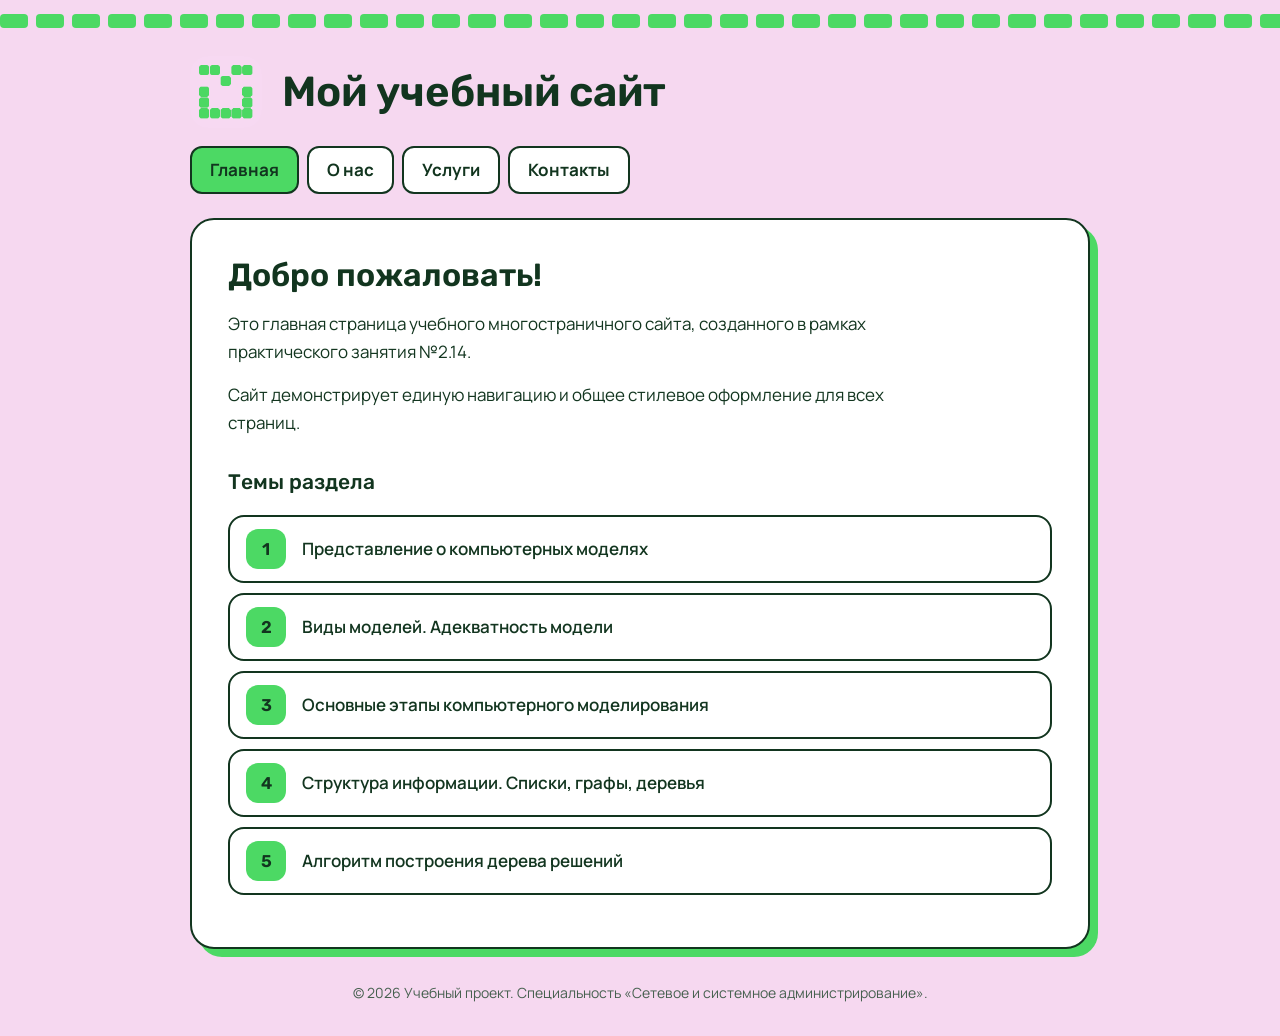
<file: index.html>
<!DOCTYPE html>
<html lang="ru">
<head>
    <meta charset="UTF-8">
    <meta name="viewport" content="width=device-width, initial-scale=1.0">
    <title>Главная — Мой учебный сайт</title>
    <link rel="stylesheet" href="style.css">
</head>
<body>
    <header>
        <img src="logo.png" alt="Логотип" width="60">
        <h1>Мой учебный сайт</h1>
    </header>
    <nav>
        <a href="index.html" class="active">Главная</a>
        <a href="about.html">О нас</a>
        <a href="services.html">Услуги</a>
        <a href="contacts.html">Контакты</a>
    </nav>
    <main>
        <h2>Добро пожаловать!</h2>
        <p>Это главная страница учебного многостраничного сайта, созданного в рамках практического занятия №2.14.</p>
        <p>Сайт демонстрирует единую навигацию и общее стилевое оформление для всех страниц.</p>
        <h3>Темы раздела</h3>
        <ol>
            <li><a href="topic1.html">Представление о компьютерных моделях</a></li>
            <li><a href="topic2.html">Виды моделей. Адекватность модели</a></li>
            <li><a href="topic3.html">Основные этапы компьютерного моделирования</a></li>
            <li><a href="topic4.html">Структура информации. Списки, графы, деревья</a></li>
            <li><a href="topic5.html">Алгоритм построения дерева решений</a></li>
        </ol>
    </main>
    <footer>
        <p>&copy; 2026 Учебный проект. Специальность «Сетевое и системное администрирование».</p>
    </footer>
</body>
</html>
</file>
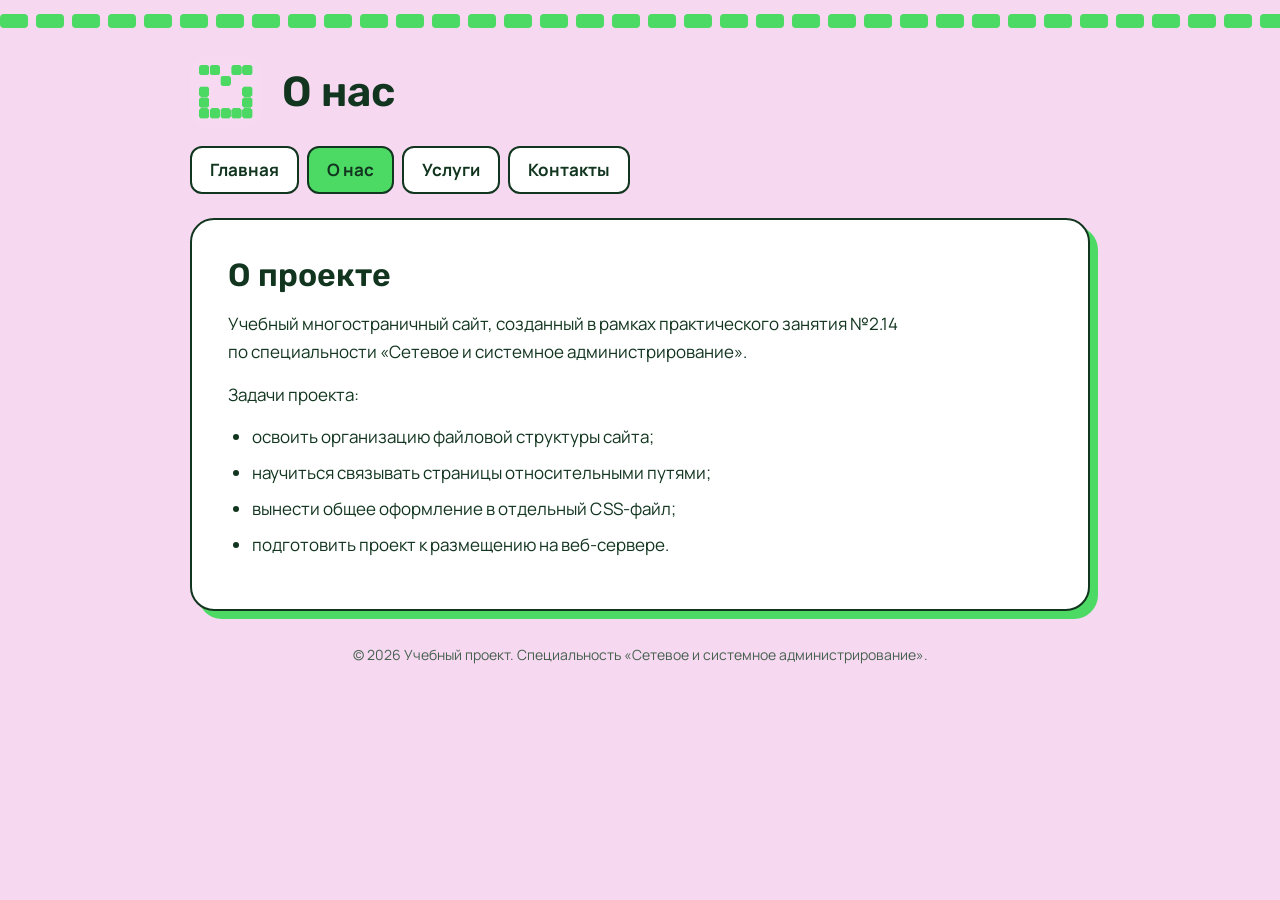
<file: about.html>
<!DOCTYPE html>
<html lang="ru">
<head>
    <meta charset="UTF-8">
    <meta name="viewport" content="width=device-width, initial-scale=1.0">
    <title>О нас — Мой учебный сайт</title>
    <link rel="stylesheet" href="style.css">
</head>
<body>
    <header>
        <img src="logo.png" alt="Логотип" width="60">
        <h1>О нас</h1>
    </header>
    <nav>
        <a href="index.html">Главная</a>
        <a href="about.html" class="active">О нас</a>
        <a href="services.html">Услуги</a>
        <a href="contacts.html">Контакты</a>
    </nav>
    <main>
        <h2>О проекте</h2>
        <p>Учебный многостраничный сайт, созданный в рамках практического занятия №2.14 по специальности «Сетевое и системное администрирование».</p>
        <p>Задачи проекта:</p>
        <ul>
            <li>освоить организацию файловой структуры сайта;</li>
            <li>научиться связывать страницы относительными путями;</li>
            <li>вынести общее оформление в отдельный CSS-файл;</li>
            <li>подготовить проект к размещению на веб-сервере.</li>
        </ul>
    </main>
    <footer>
        <p>&copy; 2026 Учебный проект. Специальность «Сетевое и системное администрирование».</p>
    </footer>
</body>
</html>
</file>
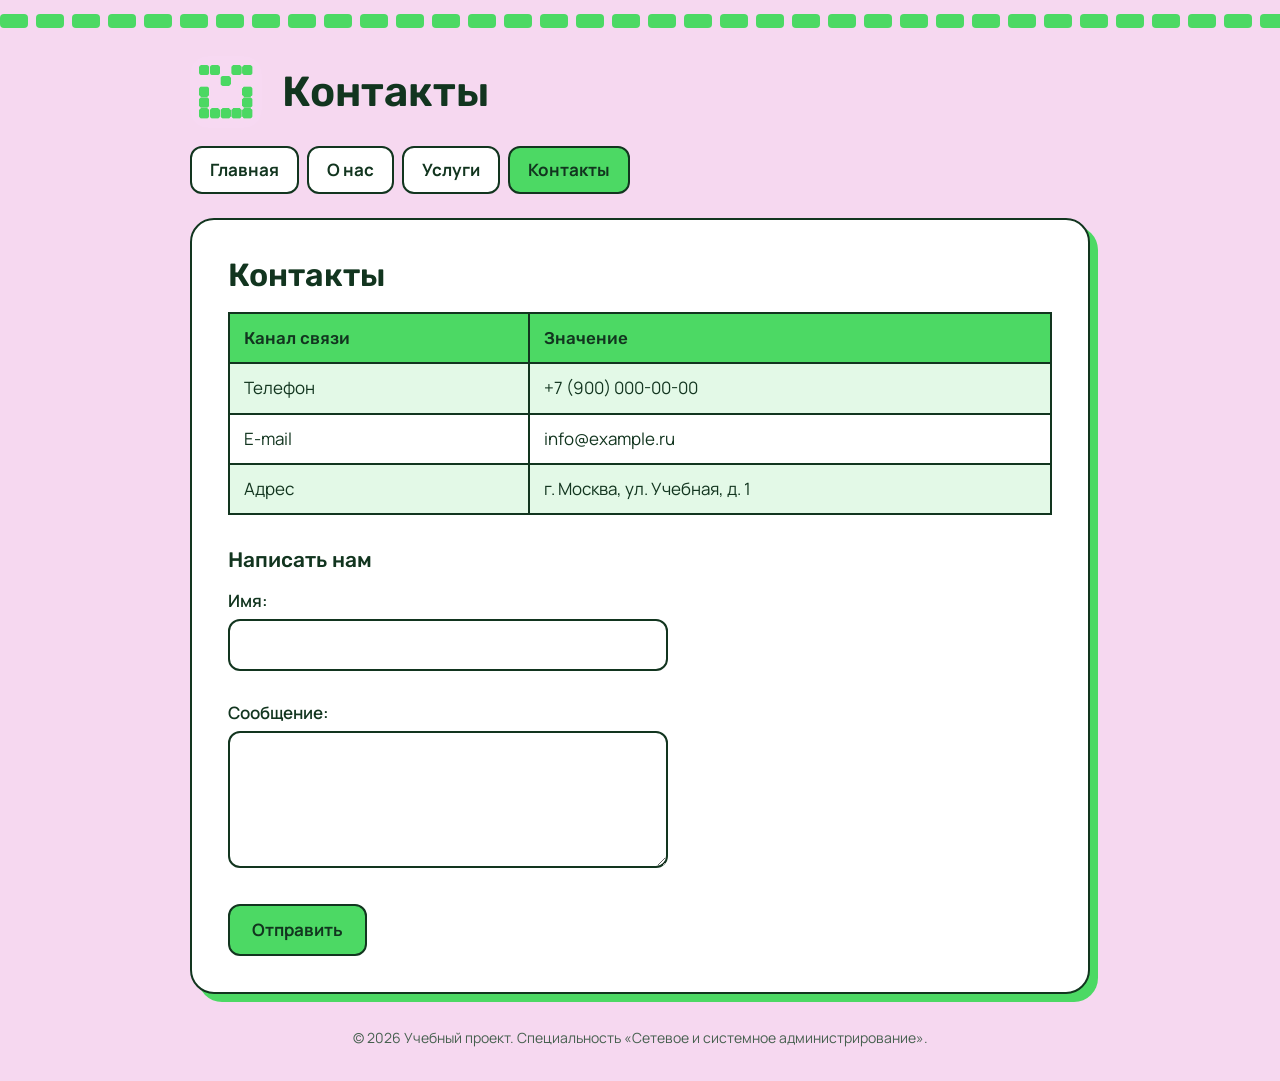
<file: contacts.html>
<!DOCTYPE html>
<html lang="ru">
<head>
    <meta charset="UTF-8">
    <meta name="viewport" content="width=device-width, initial-scale=1.0">
    <title>Контакты — Мой учебный сайт</title>
    <link rel="stylesheet" href="style.css">
</head>
<body>
    <header>
        <img src="logo.png" alt="Логотип" width="60">
        <h1>Контакты</h1>
    </header>
    <nav>
        <a href="index.html">Главная</a>
        <a href="about.html">О нас</a>
        <a href="services.html">Услуги</a>
        <a href="contacts.html" class="active">Контакты</a>
    </nav>
    <main>
        <h2>Контакты</h2>
        <table>
            <tr><th>Канал связи</th><th>Значение</th></tr>
            <tr><td>Телефон</td><td>+7 (900) 000-00-00</td></tr>
            <tr><td>E-mail</td><td>info@example.ru</td></tr>
            <tr><td>Адрес</td><td>г. Москва, ул. Учебная, д. 1</td></tr>
        </table>
        <h3>Написать нам</h3>
        <form>
            <label>Имя:<br><input type="text" name="name"></label><br><br>
            <label>Сообщение:<br>
                <textarea name="message" rows="4" cols="30"></textarea>
            </label><br><br>
            <button type="submit">Отправить</button>
        </form>
    </main>
    <footer>
        <p>&copy; 2026 Учебный проект. Специальность «Сетевое и системное администрирование».</p>
    </footer>
</body>
</html>
</file>
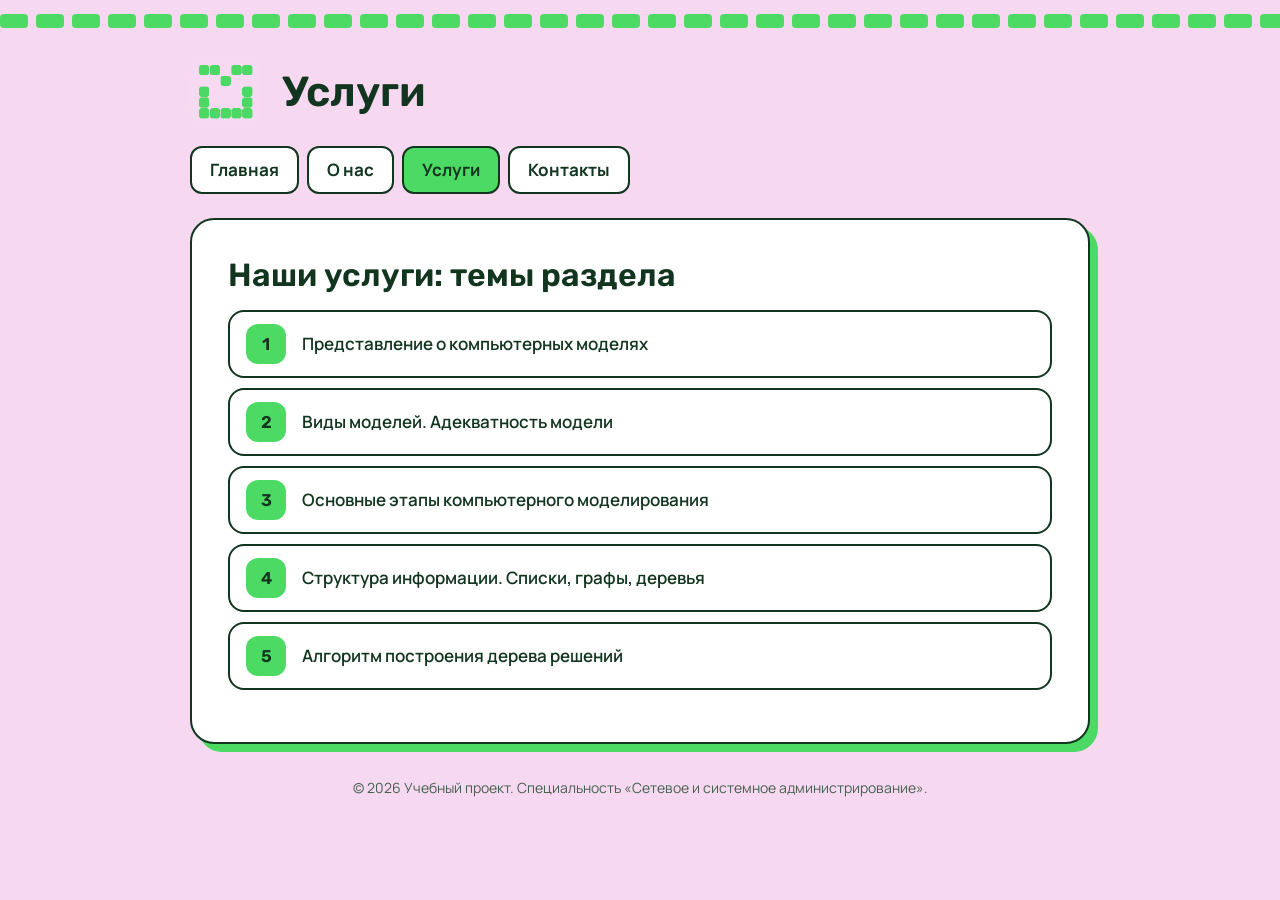
<file: services.html>
<!DOCTYPE html>
<html lang="ru">
<head>
    <meta charset="UTF-8">
    <meta name="viewport" content="width=device-width, initial-scale=1.0">
    <title>Услуги — Мой учебный сайт</title>
    <link rel="stylesheet" href="style.css">
</head>
<body>
    <header>
        <img src="logo.png" alt="Логотип" width="60">
        <h1>Услуги</h1>
    </header>
    <nav>
        <a href="index.html">Главная</a>
        <a href="about.html">О нас</a>
        <a href="services.html" class="active">Услуги</a>
        <a href="contacts.html">Контакты</a>
    </nav>
    <main>
        <h2>Наши услуги: темы раздела</h2>
        <ol>
            <li><a href="topic1.html">Представление о компьютерных моделях</a></li>
            <li><a href="topic2.html">Виды моделей. Адекватность модели</a></li>
            <li><a href="topic3.html">Основные этапы компьютерного моделирования</a></li>
            <li><a href="topic4.html">Структура информации. Списки, графы, деревья</a></li>
            <li><a href="topic5.html">Алгоритм построения дерева решений</a></li>
        </ol>
    </main>
    <footer>
        <p>&copy; 2026 Учебный проект. Специальность «Сетевое и системное администрирование».</p>
    </footer>
</body>
</html>
</file>
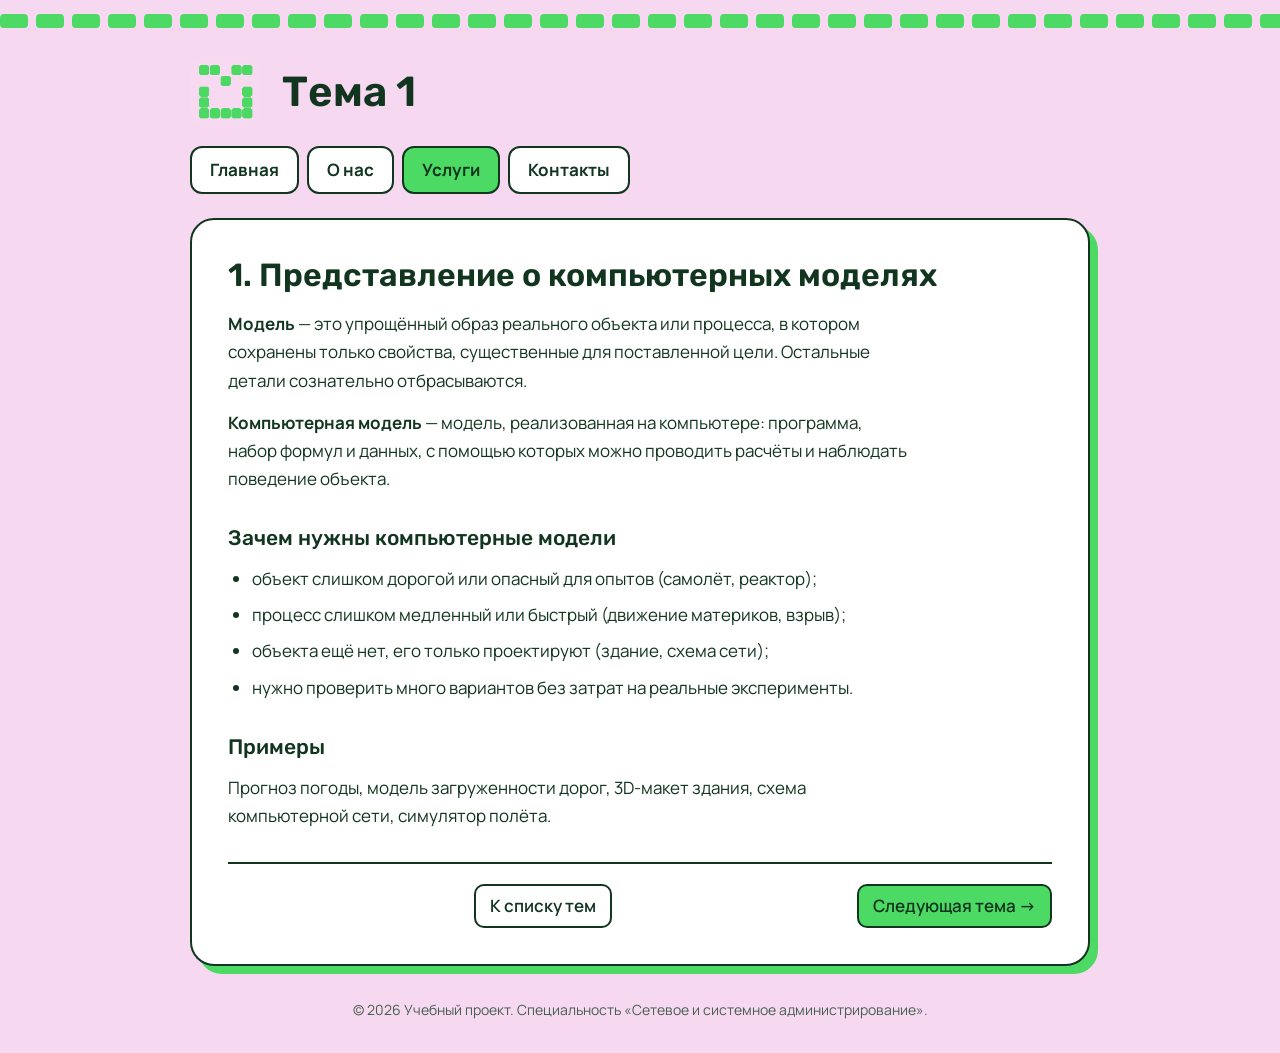
<file: topic1.html>
<!DOCTYPE html>
<html lang="ru">
<head>
    <meta charset="UTF-8">
    <meta name="viewport" content="width=device-width, initial-scale=1.0">
    <title>Представление о компьютерных моделях — Мой учебный сайт</title>
    <link rel="stylesheet" href="style.css">
</head>
<body>
    <header>
        <img src="logo.png" alt="Логотип" width="60">
        <h1>Тема 1</h1>
    </header>
    <nav>
        <a href="index.html">Главная</a>
        <a href="about.html">О нас</a>
        <a href="services.html" class="active">Услуги</a>
        <a href="contacts.html">Контакты</a>
    </nav>
    <main>
        <h2>1. Представление о компьютерных моделях</h2>
        <p><strong>Модель</strong> — это упрощённый образ реального объекта или процесса, в котором сохранены только свойства, существенные для поставленной цели. Остальные детали сознательно отбрасываются.</p>
        <p><strong>Компьютерная модель</strong> — модель, реализованная на компьютере: программа, набор формул и данных, с помощью которых можно проводить расчёты и наблюдать поведение объекта.</p>
        <h3>Зачем нужны компьютерные модели</h3>
        <ul>
            <li>объект слишком дорогой или опасный для опытов (самолёт, реактор);</li>
            <li>процесс слишком медленный или быстрый (движение материков, взрыв);</li>
            <li>объекта ещё нет, его только проектируют (здание, схема сети);</li>
            <li>нужно проверить много вариантов без затрат на реальные эксперименты.</li>
        </ul>
        <h3>Примеры</h3>
        <p>Прогноз погоды, модель загруженности дорог, 3D-макет здания, схема компьютерной сети, симулятор полёта.</p>
        <div class="pager">
            <span></span>
            <a href="services.html">К списку тем</a>
            <a href="topic2.html">Следующая тема &rarr;</a>
        </div>
    </main>
    <footer>
        <p>&copy; 2026 Учебный проект. Специальность «Сетевое и системное администрирование».</p>
    </footer>
</body>
</html>
</file>
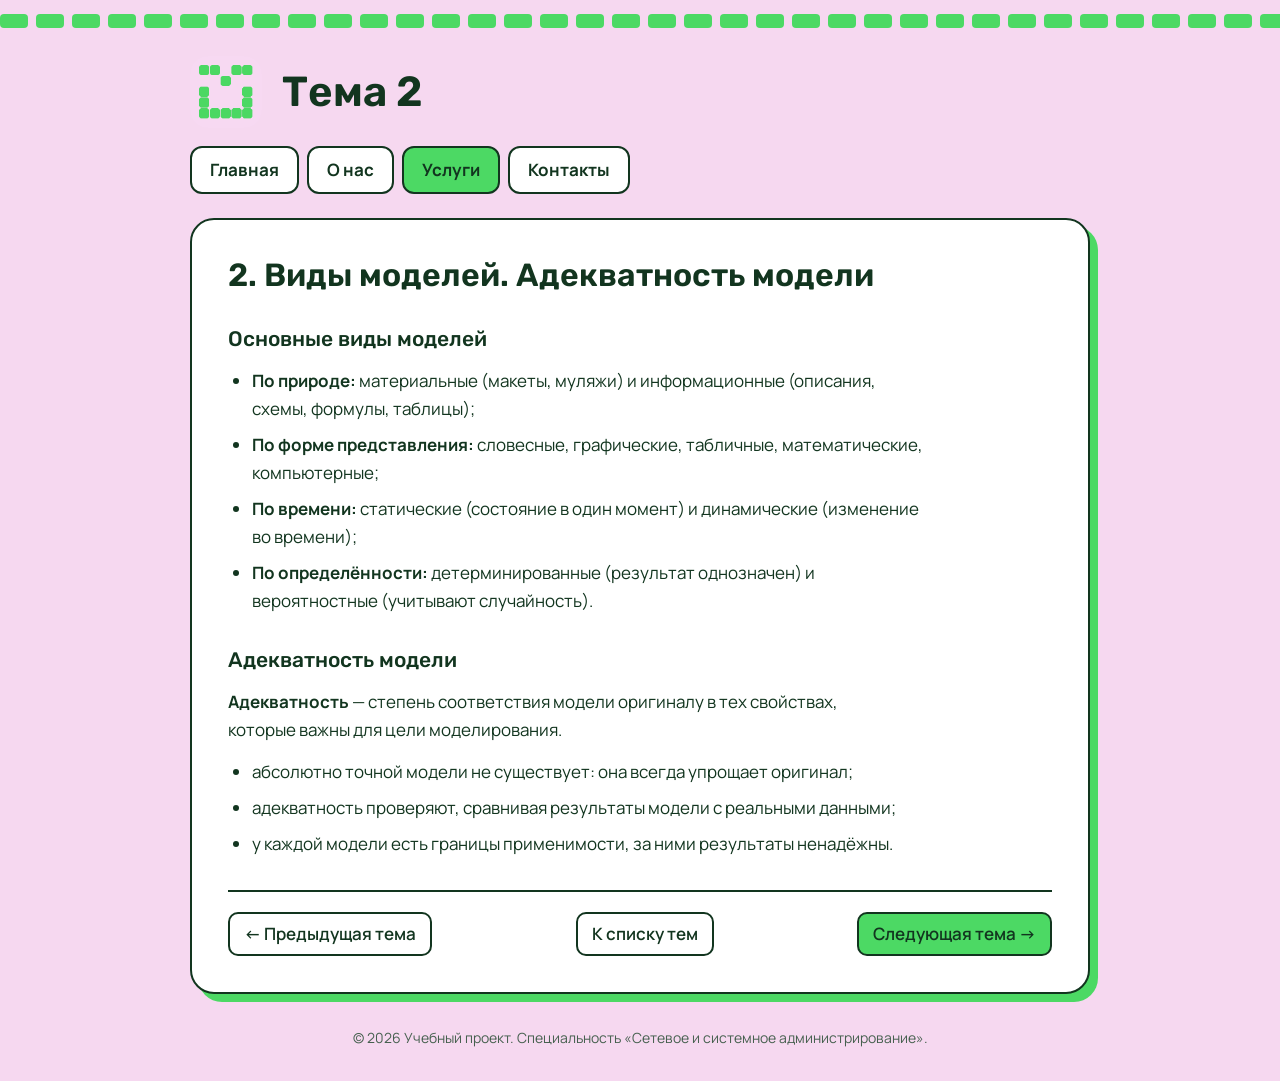
<file: topic2.html>
<!DOCTYPE html>
<html lang="ru">
<head>
    <meta charset="UTF-8">
    <meta name="viewport" content="width=device-width, initial-scale=1.0">
    <title>Виды моделей. Адекватность модели — Мой учебный сайт</title>
    <link rel="stylesheet" href="style.css">
</head>
<body>
    <header>
        <img src="logo.png" alt="Логотип" width="60">
        <h1>Тема 2</h1>
    </header>
    <nav>
        <a href="index.html">Главная</a>
        <a href="about.html">О нас</a>
        <a href="services.html" class="active">Услуги</a>
        <a href="contacts.html">Контакты</a>
    </nav>
    <main>
        <h2>2. Виды моделей. Адекватность модели</h2>
        <h3>Основные виды моделей</h3>
        <ul>
            <li><strong>По природе:</strong> материальные (макеты, муляжи) и информационные (описания, схемы, формулы, таблицы);</li>
            <li><strong>По форме представления:</strong> словесные, графические, табличные, математические, компьютерные;</li>
            <li><strong>По времени:</strong> статические (состояние в один момент) и динамические (изменение во времени);</li>
            <li><strong>По определённости:</strong> детерминированные (результат однозначен) и вероятностные (учитывают случайность).</li>
        </ul>
        <h3>Адекватность модели</h3>
        <p><strong>Адекватность</strong> — степень соответствия модели оригиналу в тех свойствах, которые важны для цели моделирования.</p>
        <ul>
            <li>абсолютно точной модели не существует: она всегда упрощает оригинал;</li>
            <li>адекватность проверяют, сравнивая результаты модели с реальными данными;</li>
            <li>у каждой модели есть границы применимости, за ними результаты ненадёжны.</li>
        </ul>
        <div class="pager">
            <a href="topic1.html">&larr; Предыдущая тема</a>
            <a href="services.html">К списку тем</a>
            <a href="topic3.html">Следующая тема &rarr;</a>
        </div>
    </main>
    <footer>
        <p>&copy; 2026 Учебный проект. Специальность «Сетевое и системное администрирование».</p>
    </footer>
</body>
</html>
</file>
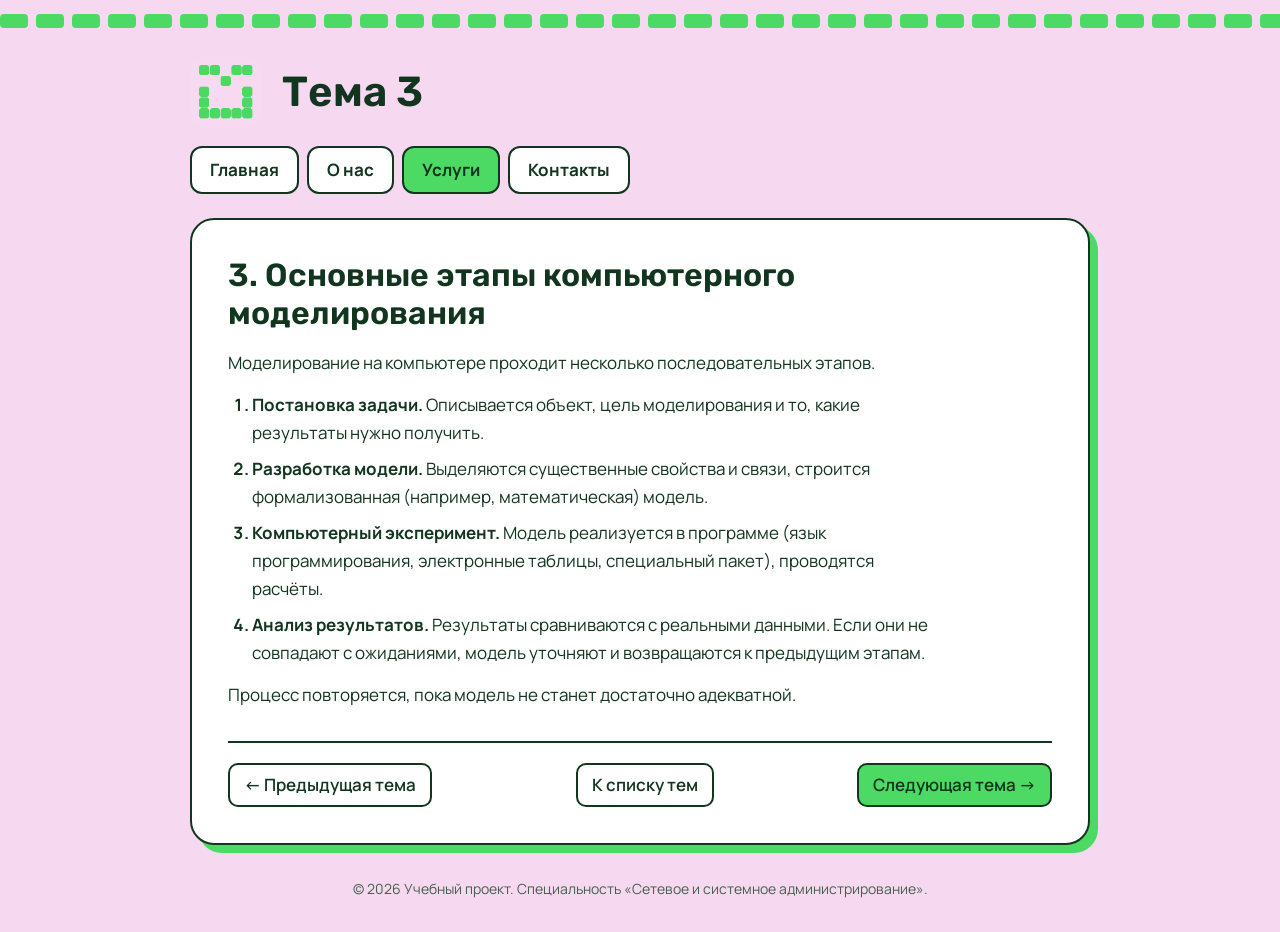
<file: topic3.html>
<!DOCTYPE html>
<html lang="ru">
<head>
    <meta charset="UTF-8">
    <meta name="viewport" content="width=device-width, initial-scale=1.0">
    <title>Основные этапы компьютерного моделирования — Мой учебный сайт</title>
    <link rel="stylesheet" href="style.css">
</head>
<body>
    <header>
        <img src="logo.png" alt="Логотип" width="60">
        <h1>Тема 3</h1>
    </header>
    <nav>
        <a href="index.html">Главная</a>
        <a href="about.html">О нас</a>
        <a href="services.html" class="active">Услуги</a>
        <a href="contacts.html">Контакты</a>
    </nav>
    <main>
        <h2>3. Основные этапы компьютерного моделирования</h2>
        <p>Моделирование на компьютере проходит несколько последовательных этапов.</p>
        <ol>
            <li><strong>Постановка задачи.</strong> Описывается объект, цель моделирования и то, какие результаты нужно получить.</li>
            <li><strong>Разработка модели.</strong> Выделяются существенные свойства и связи, строится формализованная (например, математическая) модель.</li>
            <li><strong>Компьютерный эксперимент.</strong> Модель реализуется в программе (язык программирования, электронные таблицы, специальный пакет), проводятся расчёты.</li>
            <li><strong>Анализ результатов.</strong> Результаты сравниваются с реальными данными. Если они не совпадают с ожиданиями, модель уточняют и возвращаются к предыдущим этапам.</li>
        </ol>
        <p>Процесс повторяется, пока модель не станет достаточно адекватной.</p>
        <div class="pager">
            <a href="topic2.html">&larr; Предыдущая тема</a>
            <a href="services.html">К списку тем</a>
            <a href="topic4.html">Следующая тема &rarr;</a>
        </div>
    </main>
    <footer>
        <p>&copy; 2026 Учебный проект. Специальность «Сетевое и системное администрирование».</p>
    </footer>
</body>
</html>
</file>
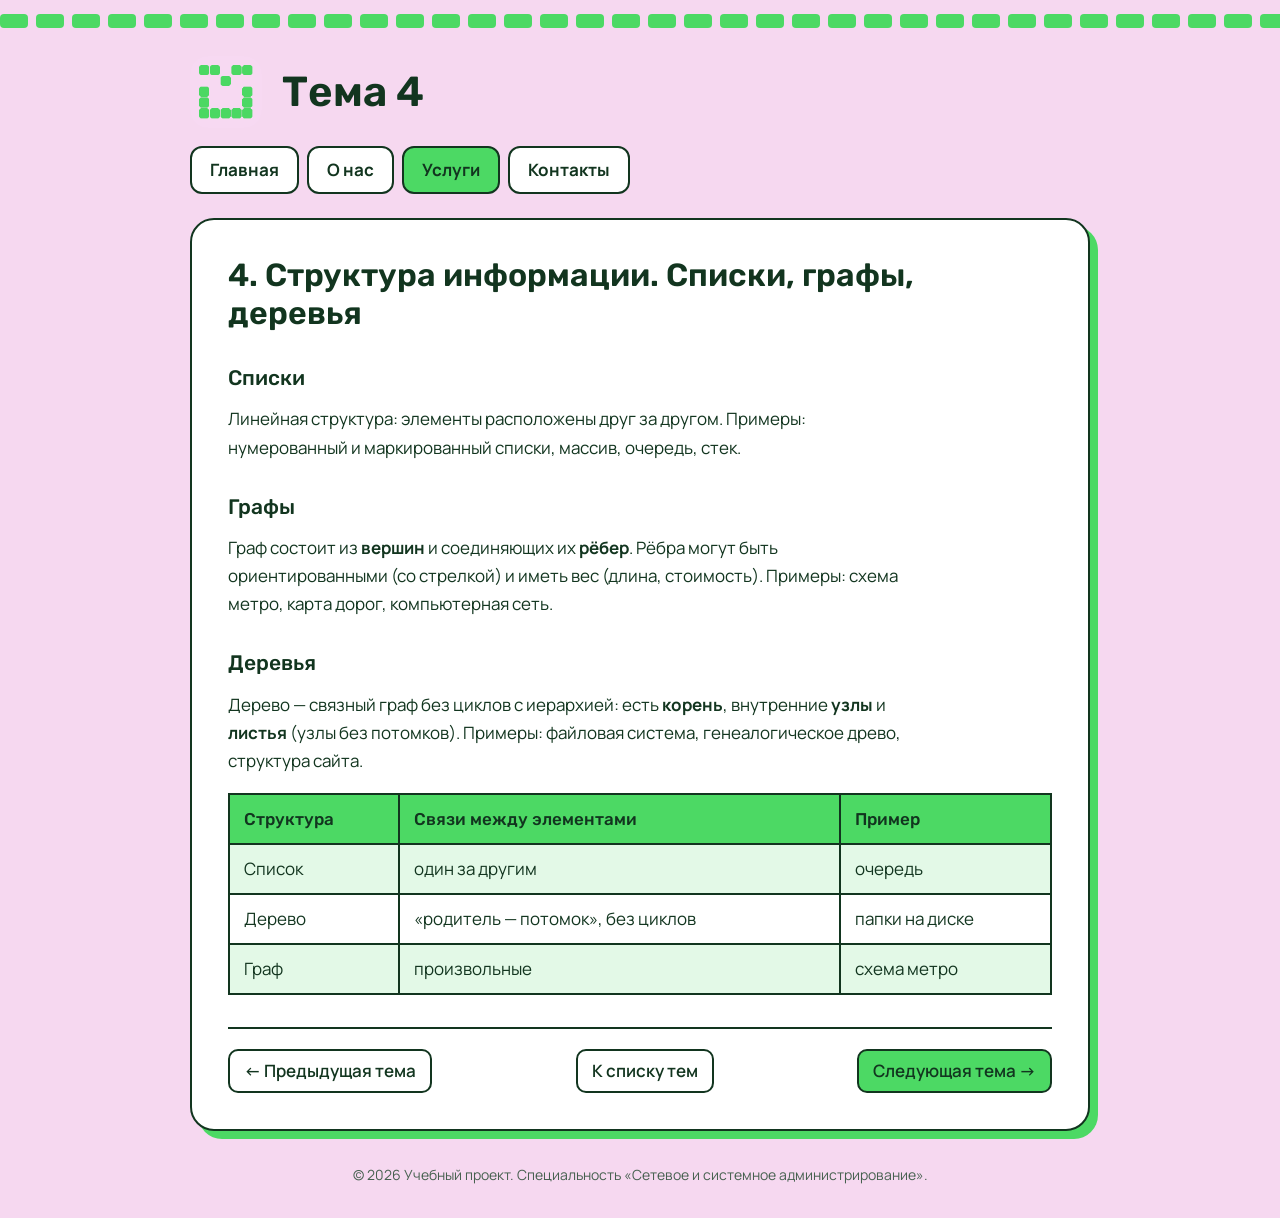
<file: topic4.html>
<!DOCTYPE html>
<html lang="ru">
<head>
    <meta charset="UTF-8">
    <meta name="viewport" content="width=device-width, initial-scale=1.0">
    <title>Структура информации. Списки, графы, деревья — Мой учебный сайт</title>
    <link rel="stylesheet" href="style.css">
</head>
<body>
    <header>
        <img src="logo.png" alt="Логотип" width="60">
        <h1>Тема 4</h1>
    </header>
    <nav>
        <a href="index.html">Главная</a>
        <a href="about.html">О нас</a>
        <a href="services.html" class="active">Услуги</a>
        <a href="contacts.html">Контакты</a>
    </nav>
    <main>
        <h2>4. Структура информации. Списки, графы, деревья</h2>
        <h3>Списки</h3>
        <p>Линейная структура: элементы расположены друг за другом. Примеры: нумерованный и маркированный списки, массив, очередь, стек.</p>
        <h3>Графы</h3>
        <p>Граф состоит из <strong>вершин</strong> и соединяющих их <strong>рёбер</strong>. Рёбра могут быть ориентированными (со стрелкой) и иметь вес (длина, стоимость). Примеры: схема метро, карта дорог, компьютерная сеть.</p>
        <h3>Деревья</h3>
        <p>Дерево — связный граф без циклов с иерархией: есть <strong>корень</strong>, внутренние <strong>узлы</strong> и <strong>листья</strong> (узлы без потомков). Примеры: файловая система, генеалогическое древо, структура сайта.</p>
        <table>
            <tr><th>Структура</th><th>Связи между элементами</th><th>Пример</th></tr>
            <tr><td>Список</td><td>один за другим</td><td>очередь</td></tr>
            <tr><td>Дерево</td><td>«родитель — потомок», без циклов</td><td>папки на диске</td></tr>
            <tr><td>Граф</td><td>произвольные</td><td>схема метро</td></tr>
        </table>
        <div class="pager">
            <a href="topic3.html">&larr; Предыдущая тема</a>
            <a href="services.html">К списку тем</a>
            <a href="topic5.html">Следующая тема &rarr;</a>
        </div>
    </main>
    <footer>
        <p>&copy; 2026 Учебный проект. Специальность «Сетевое и системное администрирование».</p>
    </footer>
</body>
</html>
</file>
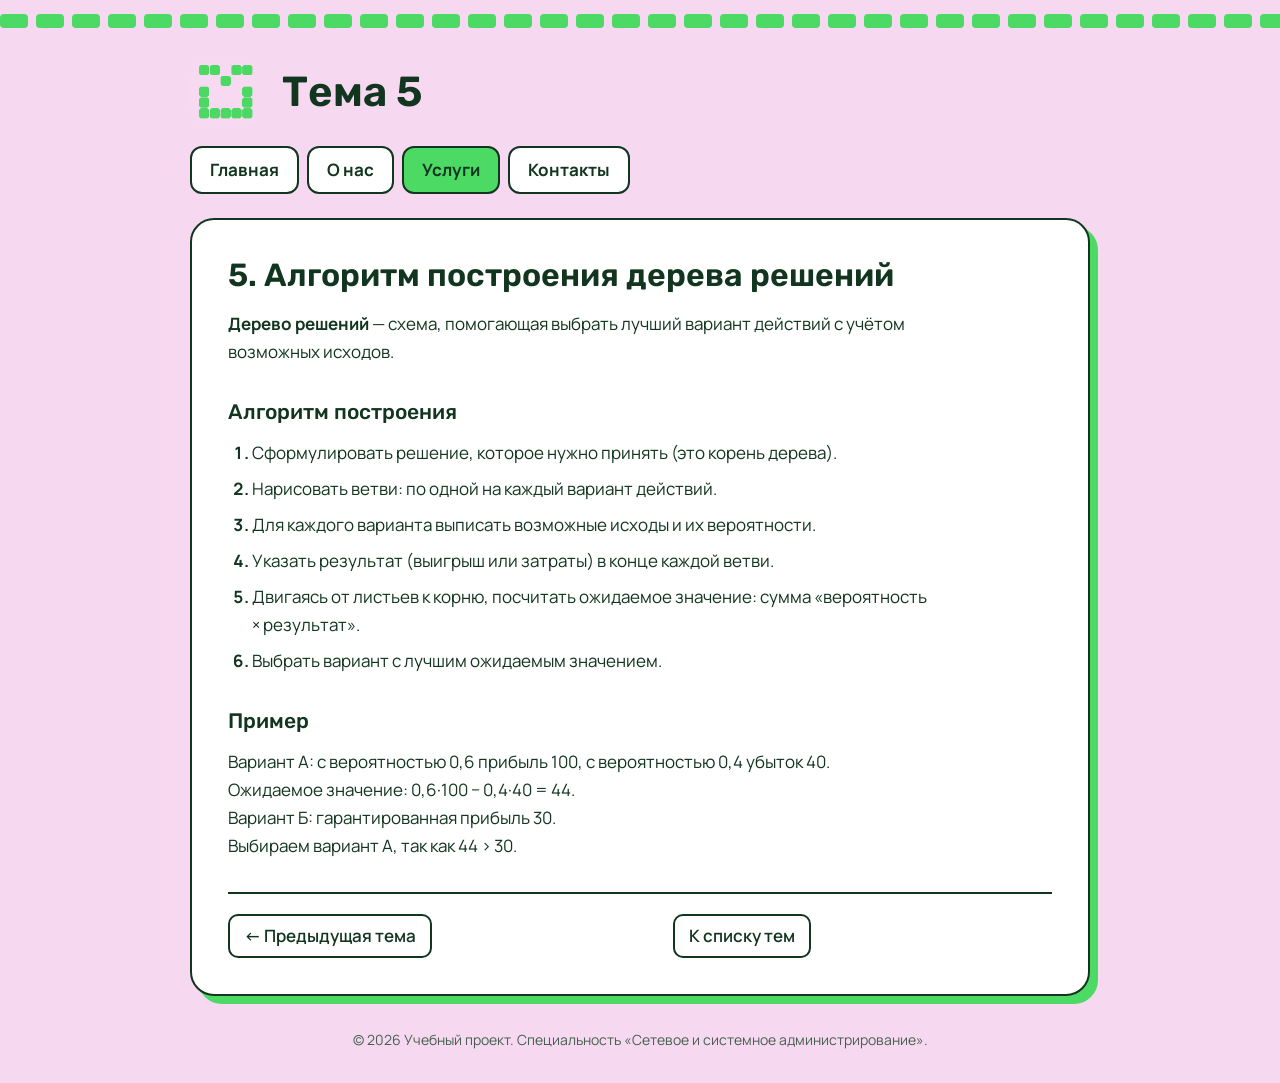
<file: topic5.html>
<!DOCTYPE html>
<html lang="ru">
<head>
    <meta charset="UTF-8">
    <meta name="viewport" content="width=device-width, initial-scale=1.0">
    <title>Алгоритм построения дерева решений — Мой учебный сайт</title>
    <link rel="stylesheet" href="style.css">
</head>
<body>
    <header>
        <img src="logo.png" alt="Логотип" width="60">
        <h1>Тема 5</h1>
    </header>
    <nav>
        <a href="index.html">Главная</a>
        <a href="about.html">О нас</a>
        <a href="services.html" class="active">Услуги</a>
        <a href="contacts.html">Контакты</a>
    </nav>
    <main>
        <h2>5. Алгоритм построения дерева решений</h2>
        <p><strong>Дерево решений</strong> — схема, помогающая выбрать лучший вариант действий с учётом возможных исходов.</p>
        <h3>Алгоритм построения</h3>
        <ol>
            <li>Сформулировать решение, которое нужно принять (это корень дерева).</li>
            <li>Нарисовать ветви: по одной на каждый вариант действий.</li>
            <li>Для каждого варианта выписать возможные исходы и их вероятности.</li>
            <li>Указать результат (выигрыш или затраты) в конце каждой ветви.</li>
            <li>Двигаясь от листьев к корню, посчитать ожидаемое значение: сумма «вероятность × результат».</li>
            <li>Выбрать вариант с лучшим ожидаемым значением.</li>
        </ol>
        <h3>Пример</h3>
        <p>Вариант А: с вероятностью 0,6 прибыль 100, с вероятностью 0,4 убыток 40. Ожидаемое значение: 0,6·100 − 0,4·40 = 44.<br>
        Вариант Б: гарантированная прибыль 30.<br>
        Выбираем вариант А, так как 44 &gt; 30.</p>
        <div class="pager">
            <a href="topic4.html">&larr; Предыдущая тема</a>
            <a href="services.html">К списку тем</a>
            <span></span>
        </div>
    </main>
    <footer>
        <p>&copy; 2026 Учебный проект. Специальность «Сетевое и системное администрирование».</p>
    </footer>
</body>
</html>
</file>
<file: style.css>
@import url("https://fonts.googleapis.com/css2?family=Manrope:wght@400;600;700&family=Rubik:wght@500;600&display=swap");

/* Палитра взята из логотипа: розовая плитка и зелёные «пиксели» */
:root {
    --pink: #f6d8f0;
    --green: #4cd964;
    --green-tint: #e3f9e7;
    --ink: #12351f;
    --ink-soft: #46604f;
    --white: #fff;
    --head: "Rubik", "Trebuchet MS", Arial, sans-serif;
    --body: "Manrope", "Segoe UI", Arial, sans-serif;
}

* { margin: 0; padding: 0; box-sizing: border-box; }

body {
    font-family: var(--body);
    font-size: 17px;
    line-height: 1.65;
    color: var(--ink);
    background: var(--pink);
}

/* Ряд «пикселей» сверху, как нижний ряд в логотипе */
body::before {
    content: "";
    display: block;
    height: 14px;
    margin-top: 14px;
    background: url("data:image/svg+xml,%3Csvg xmlns='http://www.w3.org/2000/svg' width='36' height='14'%3E%3Crect width='28' height='14' rx='4' fill='%234cd964'/%3E%3C/svg%3E") repeat-x;
}

header, nav, footer {
    width: min(900px, calc(100% - 48px));
    margin-inline: auto;
}

header {
    display: flex;
    align-items: center;
    gap: 20px;
    padding: 28px 0 18px;
}
header img {
    width: 72px;
    height: 72px;
    border-radius: 18px;
}
header h1 {
    font-family: var(--head);
    font-weight: 600;
    font-size: clamp(26px, 5vw, 42px);
    line-height: 1.15;
}

nav {
    display: flex;
    flex-wrap: wrap;
    gap: 8px;
}
nav a {
    padding: 8px 18px;
    border: 2px solid var(--ink);
    border-radius: 12px;
    background: var(--white);
    color: var(--ink);
    font-weight: 700;
    text-decoration: none;
    transition: background 0.15s, transform 0.15s;
}
nav a:hover { background: var(--green-tint); transform: translateY(-2px); }
nav a.active { background: var(--green); }

main {
    width: min(900px, calc(100% - 48px));
    margin: 24px auto;
    padding: 36px;
    background: var(--white);
    border: 2px solid var(--ink);
    border-radius: 24px;
    box-shadow: 8px 8px 0 var(--green);
}
main h2 {
    font-family: var(--head);
    font-weight: 600;
    font-size: clamp(24px, 4vw, 32px);
    line-height: 1.2;
    margin-bottom: 16px;
}
main h3 {
    font-family: var(--head);
    font-weight: 500;
    font-size: 21px;
    margin: 28px 0 10px;
}
main p { max-width: 68ch; margin-bottom: 14px; }
main ul, main ol { margin: 0 0 14px 24px; max-width: 68ch; }
main li { margin-bottom: 8px; }
main li::marker { color: var(--ink); font-weight: 700; }

main a {
    color: var(--ink);
    font-weight: 600;
    text-decoration-color: var(--green);
    text-decoration-thickness: 3px;
    text-underline-offset: 3px;
}
main a:hover { background: var(--green-tint); }

/* Список тем на главной и в «Услугах»: плитки с номерами */
main ol:has(> li > a:only-child) {
    list-style: none;
    margin: 16px 0;
    max-width: none;
    counter-reset: topic;
}
main ol:has(> li > a:only-child) > li {
    counter-increment: topic;
    margin: 0 0 10px;
}
main ol:has(> li > a:only-child) > li > a {
    display: flex;
    align-items: center;
    gap: 16px;
    padding: 12px 16px;
    border: 2px solid var(--ink);
    border-radius: 16px;
    background: var(--white);
    text-decoration: none;
    transition: background 0.15s, transform 0.15s;
}
main ol:has(> li > a:only-child) > li > a::before {
    content: counter(topic);
    flex: none;
    display: grid;
    place-items: center;
    width: 40px;
    height: 40px;
    border-radius: 12px;
    background: var(--green);
    font-family: var(--head);
    font-weight: 600;
}
main ol:has(> li > a:only-child) > li > a:hover {
    background: var(--green-tint);
    transform: translateX(6px);
}

table {
    width: 100%;
    margin: 18px 0;
    border-collapse: collapse;
}
table th, table td {
    padding: 10px 14px;
    border: 2px solid var(--ink);
    text-align: left;
}
table th { background: var(--green); font-family: var(--head); font-weight: 500; }
table tr:nth-child(even) td { background: var(--green-tint); }

input, textarea {
    width: min(100%, 440px);
    margin-top: 4px;
    padding: 10px 12px;
    border: 2px solid var(--ink);
    border-radius: 12px;
    font: inherit;
    background: var(--white);
}
label { font-weight: 600; }
button {
    padding: 10px 22px;
    border: 2px solid var(--ink);
    border-radius: 12px;
    background: var(--green);
    color: var(--ink);
    font: inherit;
    font-weight: 700;
    cursor: pointer;
    transition: transform 0.15s, box-shadow 0.15s;
}
button:hover { transform: translate(-2px, -2px); box-shadow: 4px 4px 0 var(--ink); }

a:focus-visible, button:focus-visible, input:focus-visible, textarea:focus-visible {
    outline: 3px solid var(--ink);
    outline-offset: 3px;
}

.pager {
    display: flex;
    justify-content: space-between;
    align-items: center;
    flex-wrap: wrap;
    gap: 12px;
    margin-top: 32px;
    padding-top: 20px;
    border-top: 2px solid var(--ink);
}
main .pager a {
    padding: 6px 14px;
    border: 2px solid var(--ink);
    border-radius: 10px;
    text-decoration: none;
}
main .pager a:last-child:not(:first-child) { background: var(--green); }
main .pager a:hover { background: var(--green-tint); }

footer {
    padding: 8px 0 32px;
    text-align: center;
    color: var(--ink-soft);
    font-size: 14px;
}

@media (max-width: 600px) {
    body { font-size: 16px; }
    header { gap: 14px; }
    header img { width: 56px; height: 56px; border-radius: 14px; }
    main { padding: 22px; box-shadow: 5px 5px 0 var(--green); }
}

@media (prefers-reduced-motion: reduce) {
    * { transition: none !important; }
}
</file>
